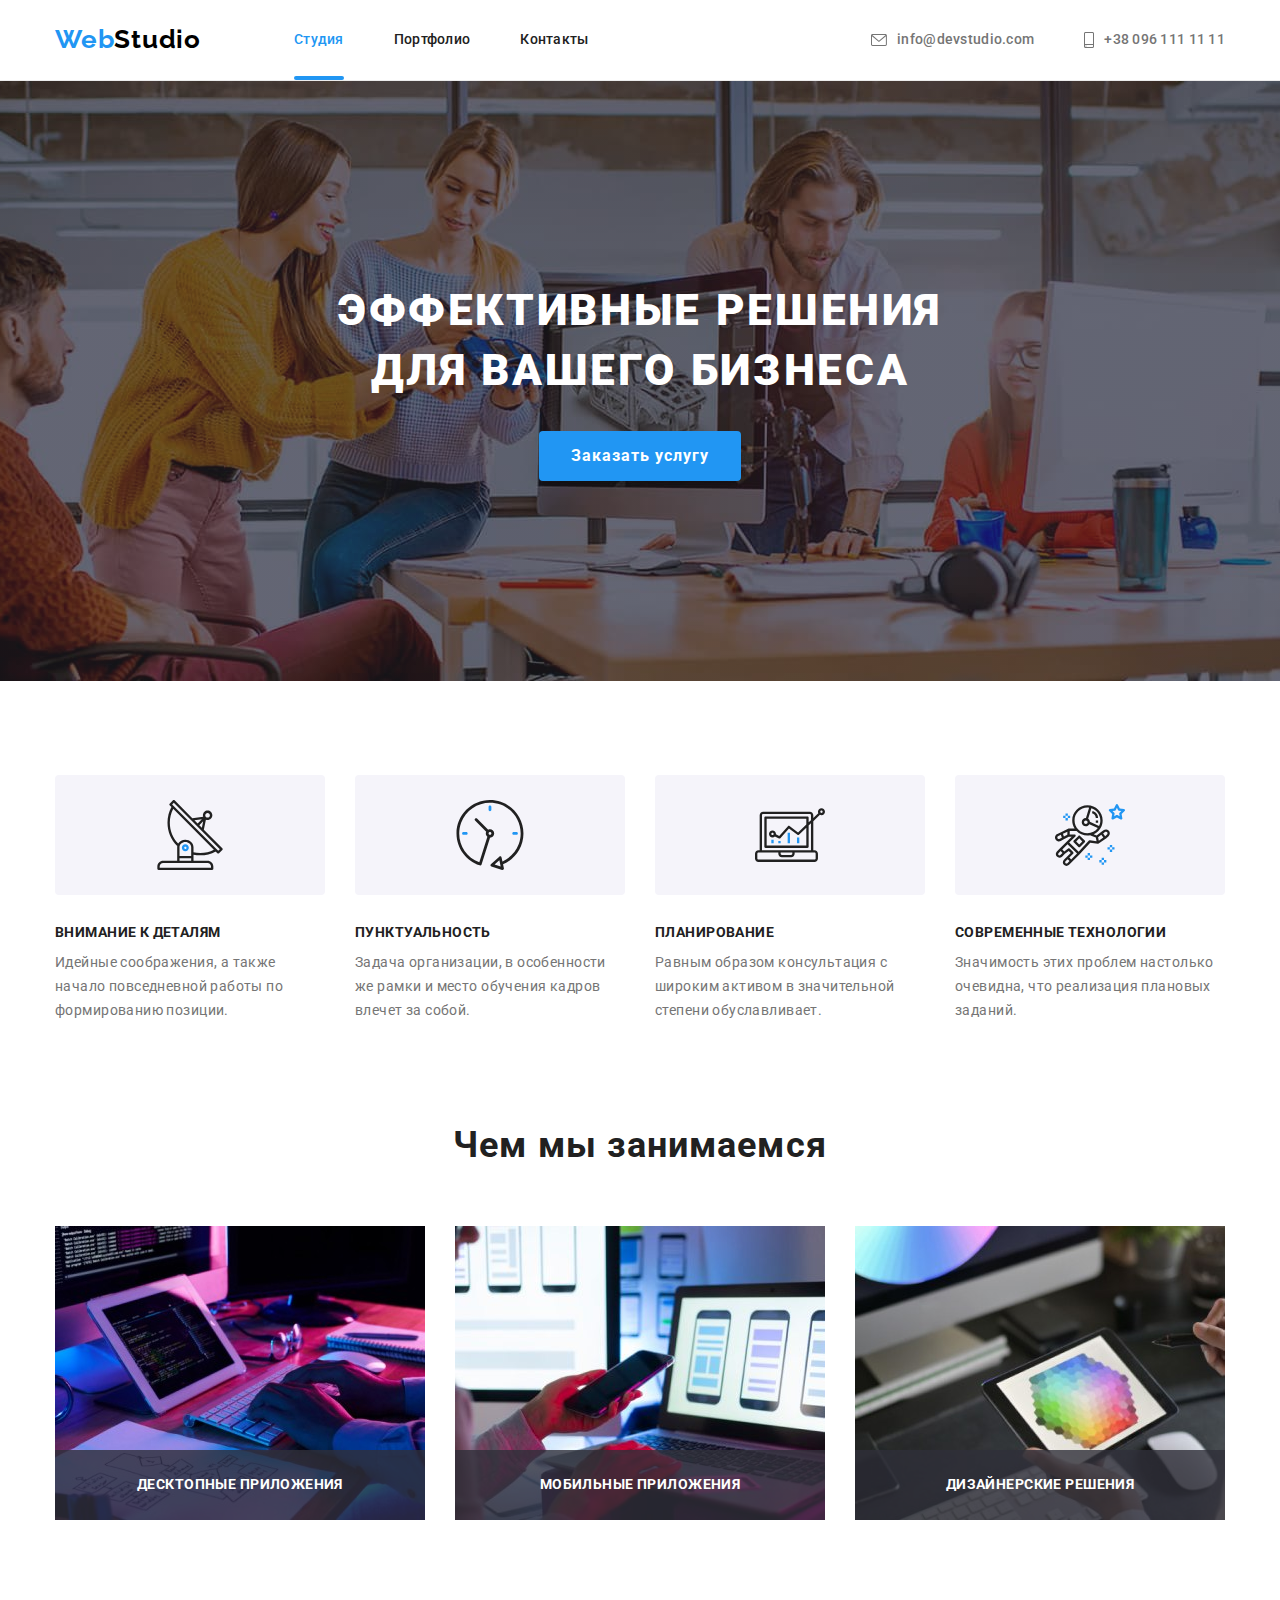
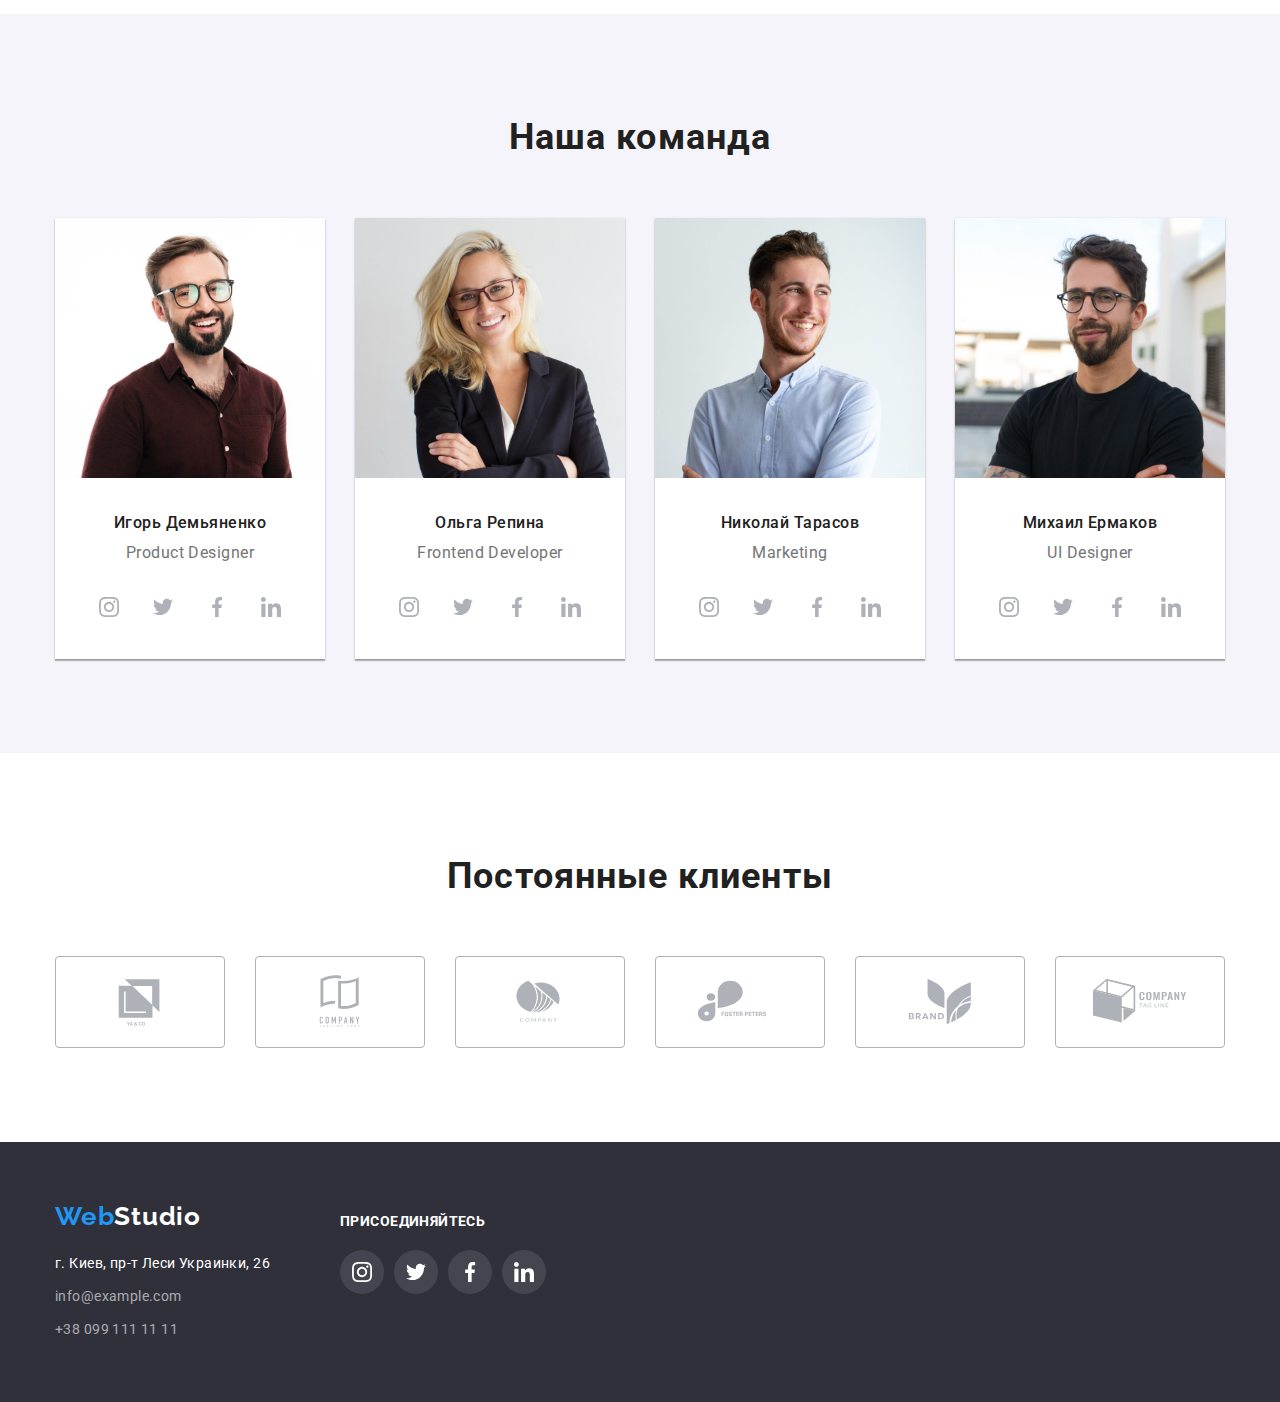
<file: index.html>
<!DOCTYPE html>
<html lang="en">
  <head>
    <meta charset="UTF-8" />
    <meta http-equiv="X-UA-Compatible" content="IE=edge" />
    <meta name="viewport" content="width=device-width, initial-scale=1.0" />
    <title>Document</title>
    <link
      href="https://fonts.googleapis.com/css2?family=Raleway:wght@700&family=Roboto:wght@400;500;700;900&display=swap"
      rel="stylesheet"
    />
    <link
      rel="stylesheet"
      href="https://cdnjs.cloudflare.com/ajax/libs/modern-normalize/1.1.0/modern-normalize.min.css"
    />
    <link rel="stylesheet" href="css/styles.css" />
  </head>
  <body>
    <!-- Верхняя линия -->
    <header class="header">
      <div class="container header-cont">
        <a class="logo" href="/">Web<span class="logo-style">Studio</span></a>
        <nav class="header-nav">
          <ul class="nav-list list-dek">
            <li class="nav-item">
              <a class="nav-link link-dek current-link" href="index.html"
                >Студия</a
              >
            </li>
            <li class="nav-item">
              <a class="nav-link link-dek" href="portfolio.html">Портфолио</a>
            </li>
            <li class="nav-item">
              <a class="nav-link link-dek" href="">Контакты</a>
            </li>
          </ul>
        </nav>
        <ul class="header-list list-dek">
          <li class="list-item">
            <a class="list-link link-dek" href="mailto:info@devstudio.com">
              <svg class="link-icon" width="16px" height="12px">
                <use href="./images/icons.svg#icon-envelope"></use>
              </svg>
              info@devstudio.com</a
            >
          </li>
          <li class="list-item">
            <a class="list-link link-dek" href="tel:+380961111111">
              <svg class="link-icon" width="10px" height="16px">
                <use href="./images/icons.svg#icon-smartphone"></use>
              </svg>
              +38 096 111 11 11</a
            >
          </li>
        </ul>
      </div>
    </header>
    <!-- Шапка -->
    <main class="main">
      <section class="section-main section">
        <div class="container">
          <h1 class="slogan">Эффективные решения для вашего бизнеса</h1>
          <button class="button" type="button" data-modal-open>
            Заказать услугу
          </button>
        </div>
      </section>
      <!-- Особенности -->
      <section class="sectiion-desc section">
        <div class="container">
          <ul class="desc-list list-dek">
            <li class="desc-item">
              <div class="icon-thumb">
                <svg class="desc-icon" width="70px" height="70px">
                  <use href="./images/icons.svg#icon-antenna"></use>
                </svg>
              </div>
              <h2 class="item-subtitle">Внимание к деталям</h2>
              <p class="subtitle-lead">
                Идейные соображения, а также начало повседневной работы по
                формированию позиции.
              </p>
            </li>
            <li class="desc-item">
              <div class="icon-thumb">
                <svg class="desc-icon" width="70px" height="70px">
                  <use href="./images/icons.svg#icon-clock"></use>
                </svg>
              </div>
              <h2 class="item-subtitle">Пунктуальность</h2>
              <p class="subtitle-lead">
                Задача организации, в особенности же рамки и место обучения
                кадров влечет за собой.
              </p>
            </li>
            <li class="desc-item">
              <div class="icon-thumb">
                <svg class="desc-icon" width="70px" height="70px">
                  <use href="./images/icons.svg#icon-diagram"></use>
                </svg>
              </div>
              <h2 class="item-subtitle">Планирование</h2>
              <p class="subtitle-lead">
                Равным образом консультация с широким активом в значительной
                степени обуславливает.
              </p>
            </li>
            <li class="desc-item">
              <div class="icon-thumb">
                <svg class="desc-icon" width="70px" height="70px">
                  <use href="./images/icons.svg#icon-astronaut"></use>
                </svg>
              </div>
              <h2 class="item-subtitle">Современные технологии</h2>
              <p class="subtitle-lead">
                Значимость этих проблем настолько очевидна, что реализация
                плановых заданий.
              </p>
            </li>
          </ul>
        </div>
      </section>
      <!-- Чем мы занимаемся -->
      <section class="section-features section">
        <div class="container">
          <h2 class="subtitle">Чем мы занимаемся</h2>
          <ul class="list-dek list-info">
            <li class="img-info">
              <img
                src="images/about_us/box_1.jpg"
                alt="Программист работает на своем рабочем месте."
                width="370"
                height="294"
              />
              <div class="info-label">
                <h2 class="label-subtitle">Десктопные приложения</h2>
              </div>
            </li>
            <li class="img-info">
              <img
                src="images/about_us/box_2.jpg"
                alt="Веб интерфейс.Дизайнеры разрабатывают приложение для смартфона"
                width="370"
                height="294"
              />
              <div class="info-label">
                <h2 class="label-subtitle">Мобильные приложения</h2>
              </div>
            </li>
            <li class="img-info">
              <img
                src="images/about_us/box_3.jpg"
                alt="Веб дизайнер работает с выбором цвета на графическом планшете"
                width="370"
                height="294"
              />
              <div class="info-label">
                <h2 class="label-subtitle">Дизайнерские решения</h2>
              </div>
            </li>
          </ul>
        </div>
      </section>
      <!-- Наша команда -->
      <section class="sektion-team section">
        <div class="container">
          <h2 class="subtitle">Наша команда</h2>
          <ul class="team-list list-dek">
            <li class="list-author">
              <img
                src="images/team/team_card_1.jpg"
                alt="Сотрудник Игорь Демьяненко"
                width="270"
                height="260"
              />
              <div class="autohor-item">
                <h3 class="author-name">Игорь Демьяненко</h3>
                <p class="author-skills" lang="en">Product Designer</p>
                <ul class="team-link list-dek">
                  <li class="link-socials">
                    <a class="social-link" href="#">
                      <svg class="socials-icon" width="20px" height="20px">
                        <use
                          href="./images/icons.svg#icon-ellipse-instagram"
                        ></use>
                      </svg>
                    </a>
                  </li>
                  <li class="link-socials">
                    <a class="social-link" href="#">
                      <svg class="socials-icon" width="20px" height="20px">
                        <use
                          href="./images/icons.svg#icon-ellipse-twitter"
                        ></use>
                      </svg>
                    </a>
                  </li>
                  <li class="link-socials">
                    <a class="social-link" href="#">
                      <svg class="socials-icon" width="20px" height="20px">
                        <use
                          href="./images/icons.svg#icon-ellipse-facebook"
                        ></use>
                      </svg>
                    </a>
                  </li>
                  <li class="link-socials">
                    <a class="social-link" href="#">
                      <svg class="socials-icon" width="20px" height="20px">
                        <use
                          href="./images/icons.svg#icon-ellipse-linkedin"
                        ></use>
                      </svg>
                    </a>
                  </li>
                </ul>
              </div>
            </li>
            <li class="list-author">
              <img
                src="images/team/team_card_2.jpg"
                alt="Сотрудникца Ольга Репина"
                width="270"
                height="260"
              />
              <div class="autohor-item">
                <h3 class="author-name">Ольга Репина</h3>
                <p class="author-skills" lang="en">Frontend Developer</p>
                <ul class="team-link list-dek">
                  <li class="link-socials">
                    <a class="social-link" href="#">
                      <svg class="socials-icon" width="20px" height="20px">
                        <use
                          href="./images/icons.svg#icon-ellipse-instagram"
                        ></use>
                      </svg>
                    </a>
                  </li>
                  <li class="link-socials">
                    <a class="social-link" href="#">
                      <svg class="socials-icon" width="20px" height="20px">
                        <use
                          href="./images/icons.svg#icon-ellipse-twitter"
                        ></use>
                      </svg>
                    </a>
                  </li>
                  <li class="link-socials">
                    <a class="social-link" href="#">
                      <svg class="socials-icon" width="20px" height="20px">
                        <use
                          href="./images/icons.svg#icon-ellipse-facebook"
                        ></use>
                      </svg>
                    </a>
                  </li>
                  <li class="link-socials">
                    <a class="social-link" href="#">
                      <svg class="socials-icon" width="20px" height="20px">
                        <use
                          href="./images/icons.svg#icon-ellipse-linkedin"
                        ></use>
                      </svg>
                    </a>
                  </li>
                </ul>
              </div>
            </li>
            <li class="list-author">
              <img
                src="images/team/team_card_3.jpg"
                alt="Сотрудник Николай Тарасов"
                width="270"
                height="260"
              />
              <div class="autohor-item">
                <h3 class="author-name">Николай Тарасов</h3>
                <p class="author-skills" lang="en">Marketing</p>
                <ul class="team-link list-dek">
                  <li class="link-socials">
                    <a class="social-link" href="#">
                      <svg class="socials-icon" width="20px" height="20px">
                        <use
                          href="./images/icons.svg#icon-ellipse-instagram"
                        ></use>
                      </svg>
                    </a>
                  </li>
                  <li class="link-socials">
                    <a class="social-link" href="#">
                      <svg class="socials-icon" width="20px" height="20px">
                        <use
                          href="./images/icons.svg#icon-ellipse-twitter"
                        ></use>
                      </svg>
                    </a>
                  </li>
                  <li class="link-socials">
                    <a class="social-link" href="#">
                      <svg class="socials-icon" width="20px" height="20px">
                        <use
                          href="./images/icons.svg#icon-ellipse-facebook"
                        ></use>
                      </svg>
                    </a>
                  </li>
                  <li class="link-socials">
                    <a class="social-link" href="#">
                      <svg class="socials-icon" width="20px" height="20px">
                        <use
                          href="./images/icons.svg#icon-ellipse-linkedin"
                        ></use>
                      </svg>
                    </a>
                  </li>
                </ul>
              </div>
            </li>
            <li class="list-author">
              <img
                src="images/team/team_card_4.jpg"
                alt="Сотрудник Михаил Ермаков"
                width="270"
                height="260"
              />
              <div class="autohor-item">
                <h3 class="author-name">Михаил Ермаков</h3>
                <p class="author-skills" lang="en">UI Designer</p>
                <ul class="team-link list-dek">
                  <li class="link-socials">
                    <a class="social-link" href="#">
                      <svg class="socials-icon" width="20px" height="20px">
                        <use
                          href="./images/icons.svg#icon-ellipse-instagram"
                        ></use>
                      </svg>
                    </a>
                  </li>
                  <li class="link-socials">
                    <a class="social-link" href="#">
                      <svg class="socials-icon" width="20px" height="20px">
                        <use
                          href="./images/icons.svg#icon-ellipse-twitter"
                        ></use>
                      </svg>
                    </a>
                  </li>
                  <li class="link-socials">
                    <a class="social-link" href="#">
                      <svg class="socials-icon" width="20px" height="20px">
                        <use
                          href="./images/icons.svg#icon-ellipse-facebook"
                        ></use>
                      </svg>
                    </a>
                  </li>
                  <li class="link-socials">
                    <a class="social-link" href="#">
                      <svg class="socials-icon" width="20px" height="20px">
                        <use
                          href="./images/icons.svg#icon-ellipse-linkedin"
                        ></use>
                      </svg>
                    </a>
                  </li>
                </ul>
              </div>
            </li>
          </ul>
        </div>
      </section>
      <!-- Постоянные клиенты -->
      <section class="section-clients section">
        <div class="container">
          <h2 class="subtitle">Постоянные клиенты</h2>
          <ul class="clients-list list-dek">
            <li class="clients-item">
              <a class="clients-link link-dek" href="#">
                <svg class="clients-icon" width="106px" height="60px">
                  <use href="./images/icons.svg#icon-logo-1"></use>
                </svg>
              </a>
            </li>
            <li class="clients-item">
              <a class="clients-link link-dek" href="#">
                <svg class="clients-icon" width="106px" height="60px">
                  <use href="./images/icons.svg#icon-logo-2"></use>
                </svg>
              </a>
            </li>
            <li class="clients-item">
              <a class="clients-link link-dek" href="#">
                <svg class="clients-icon" width="106px" height="60px">
                  <use href="./images/icons.svg#icon-logo-3"></use>
                </svg>
              </a>
            </li>
            <li class="clients-item">
              <a class="clients-link link-dek" href="#">
                <svg class="clients-icon" width="106px" height="60px">
                  <use href="./images/icons.svg#icon-logo-4"></use>
                </svg>
              </a>
            </li>
            <li class="clients-item">
              <a class="clients-link link-dek" href="#">
                <svg class="clients-icon" width="106px" height="60px">
                  <use href="./images/icons.svg#icon-logo-5"></use>
                </svg>
              </a>
            </li>
            <li class="clients-item">
              <a class="clients-link link-dek" href="#">
                <svg class="clients-icon" width="106px" height="60px">
                  <use href="./images/icons.svg#icon-logo-6"></use>
                </svg>
              </a>
            </li>
          </ul>
        </div>
      </section>
    </main>
    <!-- Подвал -->
    <footer class="footer">
      <div class="container">
        <div class="footer-container">
          <div class="footer-social">
            <a class="logo-footer" href="/"
              >Web<span class="logo-color">Studio</span></a
            >
            <!-- Контакты -->
            <address class="adress">
              <ul class="footer-list list-dek">
                <li class="footer-adress">г. Киев, пр-т Леси Украинки, 26</li>
                <li class="footer-item">
                  <a class="footer-link link-dek" href="mailto:info@example.com"
                    >info@example.com</a
                  >
                </li>
                <li class="footer-item">
                  <a class="footer-link link-dek" href="tel:+380991111111"
                    >+38 099 111 11 11</a
                  >
                </li>
              </ul>
            </address>
          </div>
          <!-- Социальные сети -->
          <div class="footer-social">
            <h2 class="footer-subtitle">присоединяйтесь</h2>
            <ul class="footer-social-list list-dek">
              <li class="footer-social-item">
                <a class="footer-social-link" href="">
                  <svg class="footer-social-icon" width="20px" height="20px">
                    <use href="./images/icons.svg#icon-footer-instagram"></use>
                  </svg>
                </a>
              </li>
              <li class="footer-social-item">
                <a class="footer-social-link" href="">
                  <svg class="footer-social-icon" width="20px" height="20px">
                    <use href="./images/icons.svg#icon-footer-twitter"></use>
                  </svg>
                </a>
              </li>
              <li class="footer-social-item">
                <a class="footer-social-link" href="">
                  <svg class="footer-social-icon" width="20px" height="20px">
                    <use href="./images/icons.svg#icon-footer-facebook"></use>
                  </svg>
                </a>
              </li>
              <li class="footer-social-item">
                <a class="footer-social-link" href="">
                  <svg class="footer-social-icon" width="20px" height="20px">
                    <use href="./images/icons.svg#icon-footer-linkedin"></use>
                  </svg>
                </a>
              </li>
            </ul>
          </div>
        </div>
      </div>
    </footer>
    <div class="backdrop is-hidden" data-modal>
      <div class="modal">
        <button class="modal-close" type="button" data-modal-close>
          <svg class="button-close" width="11" height="11">
            <use href="./images/icons.svg#icon-close"></use>
          </svg>
        </button>
      </div>
    </div>
    <script src="./js/modal.js"></script>
  </body>
</html>
</file>
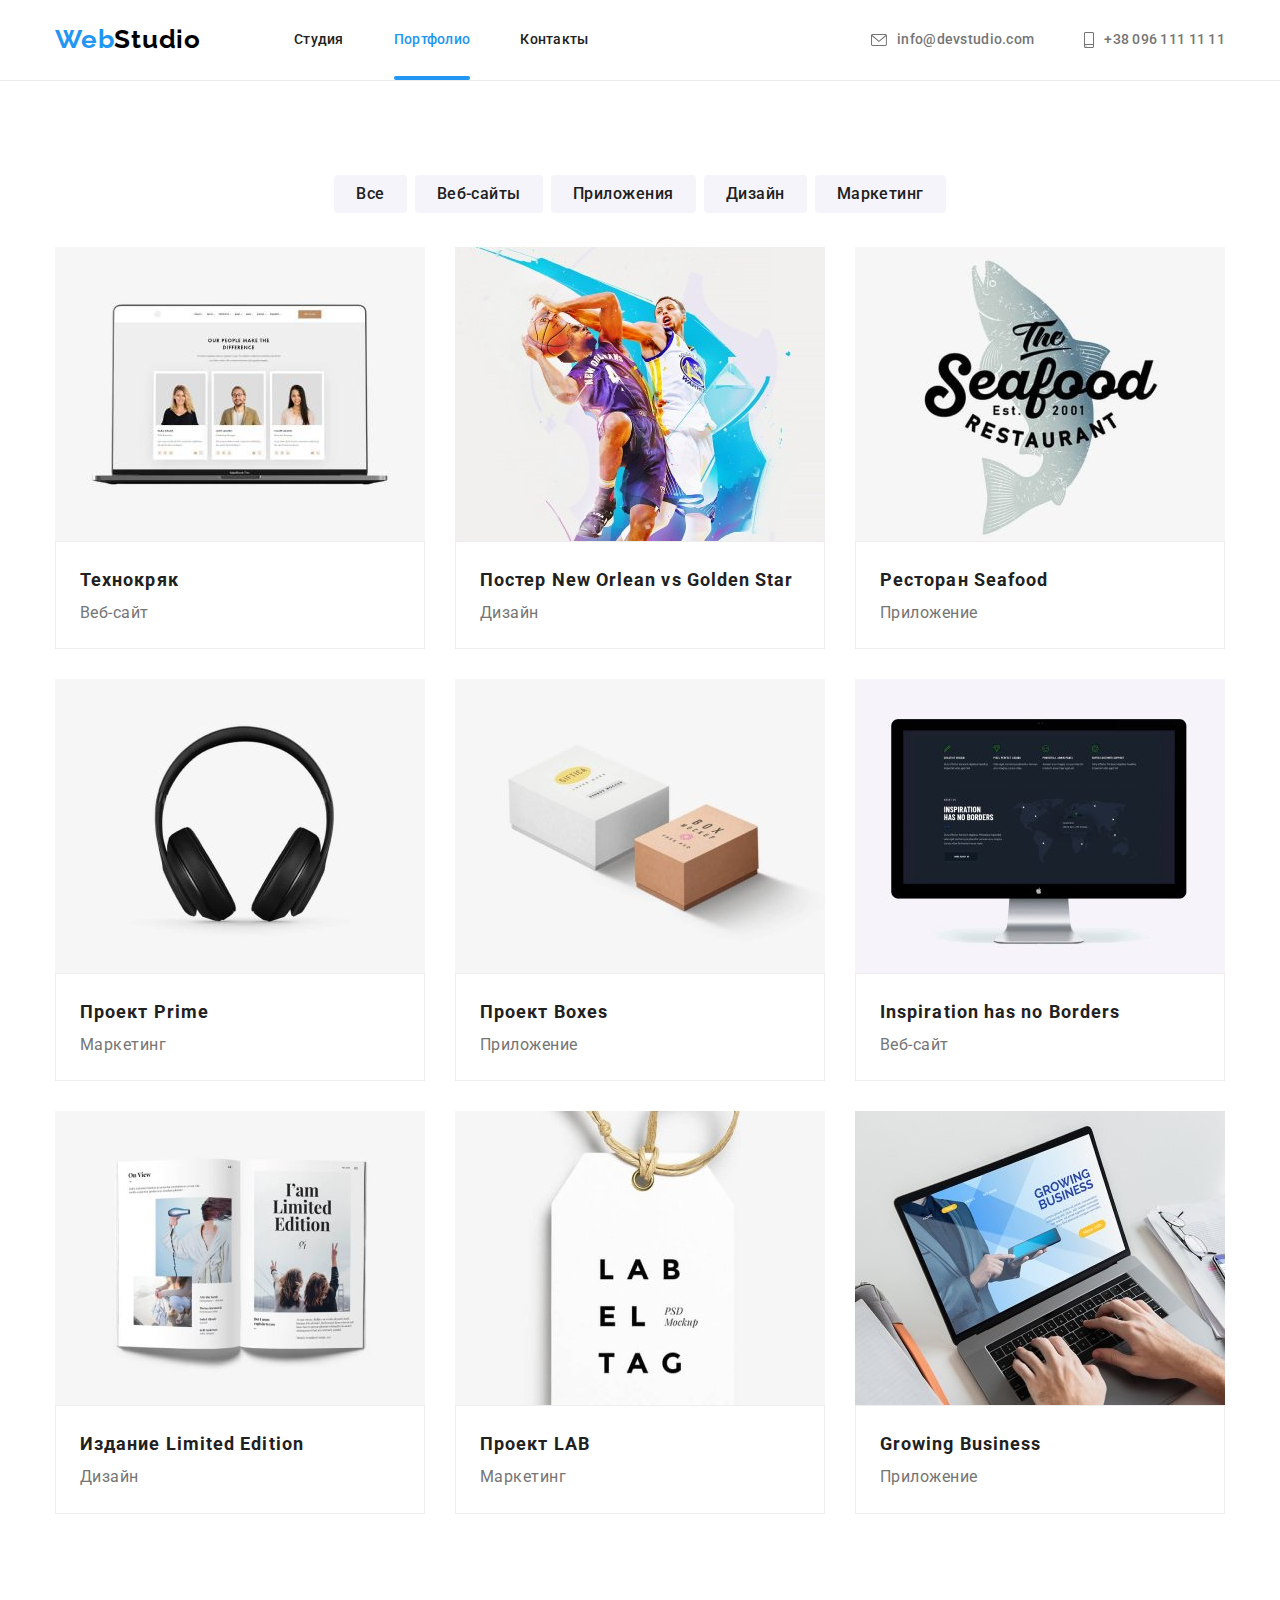
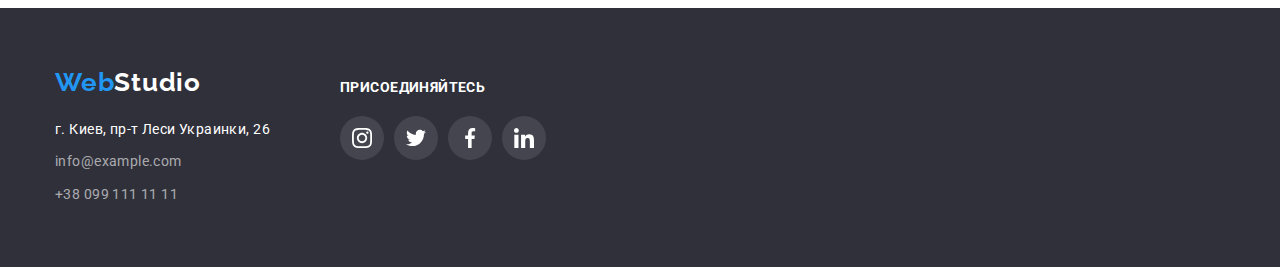
<file: portfolio.html>
<!DOCTYPE html>
<html lang="en">
  <head>
    <meta charset="UTF-8" />
    <meta http-equiv="X-UA-Compatible" content="IE=edge" />
    <meta name="viewport" content="width=device-width, initial-scale=1.0" />
    <title>Document</title>
    <link
      href="https://fonts.googleapis.com/css2?family=Raleway:wght@700&family=Roboto:wght@400;500;700;900&display=swap"
      rel="stylesheet"
    />
    <link
      rel="stylesheet"
      href="https://cdnjs.cloudflare.com/ajax/libs/modern-normalize/1.1.0/modern-normalize.min.css"
    />
    <link rel="stylesheet" href="css/styles.css" />
  </head>
  <body>
    <!-- Верхняя линия -->
    <header class="header">
      <div class="container header-cont">
        <a class="logo" href="/">Web<span class="logo-style">Studio</span></a>
        <nav class="header-nav">
          <ul class="nav-list list-dek">
            <li class="nav-item">
              <a class="nav-link link-dek" href="index.html">Студия</a>
            </li>
            <li class="nav-item">
              <a class="nav-link link-dek current-link" href="portfolio.html"
                >Портфолио</a
              >
            </li>
            <li class="nav-item">
              <a class="nav-link link-dek" href="">Контакты</a>
            </li>
          </ul>
        </nav>
        <ul class="header-list list-dek">
          <li class="list-item">
            <a class="list-link link-dek" href="mailto:info@devstudio.com">
              <svg class="link-icon" width="16px" height="12px">
                <use href="./images/icons.svg#icon-envelope"></use>
              </svg>
              info@devstudio.com</a
            >
          </li>
          <li class="list-item">
            <a class="list-link link-dek" href="tel:+380961111111">
              <svg class="link-icon" width="10px" height="16px">
                <use href="./images/icons.svg#icon-smartphone"></use>
              </svg>
              +38 096 111 11 11</a
            >
          </li>
        </ul>
      </div>
    </header>
    <!-- Портфолио -->
    <main class="main-portfolio">
      <section class="portfolio-section section">
        <div class="container">
          <!-- Кнопки -->
          <ul class="portfolio-button list-dek">
            <li class="button-list">
              <button class="button-item" type="button">Все</button>
            </li>
            <li class="button-list">
              <button class="button-item" type="button">Веб-сайты</button>
            </li>
            <li class="button-list">
              <button class="button-item" type="button">Приложения</button>
            </li>
            <li class="button-list">
              <button class="button-item" type="button">Дизайн</button>
            </li>
            <li class="button-list">
              <button class="button-item" type="button">Маркетинг</button>
            </li>
          </ul>
          <!-- Карточки -->
          <ul class="portfolio-img list-dek">
            <li class="img-list">
              <div class="portfolio-thumb">
                <img
                  src="images/portfolio/project_1.jpg"
                  alt="Открытый ноутбук с веб-сайтом Технокряк"
                  width="370"
                  height="294"
                />
                <div class="portfolio-overlay">
                  <p class="overlay-text">
                    Ресурс предлагает комплексные предложения с разным уровнем
                    функционала и сервисов. Все это позволит посетителю получить
                    исчерпывающие сведения о компании или частном лице.
                  </p>
                </div>
              </div>
              <div class="img-item">
                <h2 class="img-subtitle">Технокряк</h2>
                <p class="img-desc">Веб-сайт</p>
              </div>
            </li>
            <li class="img-list">
              <div class="portfolio-thumb">
                <img
                  src="images/portfolio/project_2.jpg"
                  alt="Постер баскетбольного матча между командами Нью Орлеан и Голден Стак"
                  width="370"
                  height="294"
                />
                <div class="portfolio-overlay">
                  <p class="overlay-text">
                    Lorem, ipsum dolor sit amet consectetur adipisicing elit.
                    Ducimus, temporibus numquam similique earum et doloremque
                    voluptatibus fugiat? Tempore voluptas at dolores? Non,
                    delectus facere.
                  </p>
                </div>
              </div>
              <div class="img-item">
                <h2 class="img-subtitle">Постер New Orlean vs Golden Star</h2>
                <p class="img-desc">Дизайн</p>
              </div>
            </li>
            <li class="img-list">
              <div class="portfolio-thumb">
                <img
                  src="images/portfolio/project_3.jpg"
                  alt="Логотип ресторана Сифуд"
                  width="370"
                  height="294"
                />
                <div class="portfolio-overlay">
                  <p class="overlay-text">
                    Lorem, ipsum dolor sit amet consectetur adipisicing elit.
                    Ducimus, temporibus numquam similique earum et doloremque
                    voluptatibus fugiat? Tempore voluptas at dolores? Non,
                    delectus facere.
                  </p>
                </div>
              </div>
              <div class="img-item">
                <h2 class="img-subtitle">Ресторан Seafood</h2>
                <p class="img-desc">Приложение</p>
              </div>
            </li>
            <li class="img-list">
              <div class="portfolio-thumb">
                <img
                  src="images/portfolio/project_4.jpg"
                  alt="Черные наушники на белом фоне"
                  width="370"
                  height="294"
                />
                <div class="portfolio-overlay">
                  <p class="overlay-text">
                    Lorem, ipsum dolor sit amet consectetur adipisicing elit.
                    Ducimus, temporibus numquam similique earum et doloremque
                    voluptatibus fugiat? Tempore voluptas at dolores? Non,
                    delectus facere.
                  </p>
                </div>
              </div>
              <div class="img-item">
                <h2 class="img-subtitle">Проект Prime</h2>
                <p class="img-desc">Маркетинг</p>
              </div>
            </li>
            <li class="img-list">
              <div class="portfolio-thumb">
                <img
                  src="images/portfolio/project_5.jpg"
                  alt="Две коробки на белом фоне"
                  width="370"
                  height="294"
                />
                <div class="portfolio-overlay">
                  <p class="overlay-text">
                    Lorem, ipsum dolor sit amet consectetur adipisicing elit.
                    Ducimus, temporibus numquam similique earum et doloremque
                    voluptatibus fugiat? Tempore voluptas at dolores? Non,
                    delectus facere.
                  </p>
                </div>
              </div>
              <div class="img-item">
                <h2 class="img-subtitle">Проект Boxes</h2>
                <p class="img-desc">Приложение</p>
              </div>
            </li>
            <li class="img-list">
              <div class="portfolio-thumb">
                <img
                  src="images/portfolio/project_6.jpg"
                  alt="Монитор на белом фоне"
                  width="370"
                  height="294"
                />
                <div class="portfolio-overlay">
                  <p class="overlay-text">
                    Lorem, ipsum dolor sit amet consectetur adipisicing elit.
                    Ducimus, temporibus numquam similique earum et doloremque
                    voluptatibus fugiat? Tempore voluptas at dolores? Non,
                    delectus facere.
                  </p>
                </div>
              </div>
              <div class="img-item">
                <h2 class="img-subtitle">Inspiration has no Borders</h2>
                <p class="img-desc">Веб-сайт</p>
              </div>
            </li>
            <li class="img-list">
              <div class="portfolio-thumb">
                <img
                  src="images/portfolio/project_7.jpg"
                  alt="Раскрытый журнал на белом фоне"
                  width="370"
                  height="294"
                />
                <div class="portfolio-overlay">
                  <p class="overlay-text">
                    Lorem, ipsum dolor sit amet consectetur adipisicing elit.
                    Ducimus, temporibus numquam similique earum et doloremque
                    voluptatibus fugiat? Tempore voluptas at dolores? Non,
                    delectus facere.
                  </p>
                </div>
              </div>
              <div class="img-item">
                <h2 class="img-subtitle">Издание Limited Edition</h2>
                <p class="img-desc">Дизайн</p>
              </div>
            </li>
            <li class="img-list">
              <div class="portfolio-thumb">
                <img
                  src="images/portfolio/project_8.jpg"
                  alt="Ярлык с логотипом на белом фоне"
                  width="370"
                  height="294"
                />
                <div class="portfolio-overlay">
                  <p class="overlay-text">
                    Lorem, ipsum dolor sit amet consectetur adipisicing elit.
                    Ducimus, temporibus numquam similique earum et doloremque
                    voluptatibus fugiat? Tempore voluptas at dolores? Non,
                    delectus facere.
                  </p>
                </div>
              </div>
              <div class="img-item">
                <h2 class="img-subtitle">Проект LAB</h2>
                <p class="img-desc">Маркетинг</p>
              </div>
            </li>
            <li class="img-list">
              <div class="portfolio-thumb">
                <img
                  src="images/portfolio/project_9.jpg"
                  alt="Мужчина работает за ноутбуком"
                  width="370"
                  height="294"
                />
                <div class="portfolio-overlay">
                  <p class="overlay-text">
                    Lorem, ipsum dolor sit amet consectetur adipisicing elit.
                    Ducimus, temporibus numquam similique earum et doloremque
                    voluptatibus fugiat? Tempore voluptas at dolores? Non,
                    delectus facere.
                  </p>
                </div>
              </div>
              <div class="img-item">
                <h2 class="img-subtitle">Growing Business</h2>
                <p class="img-desc">Приложение</p>
              </div>
            </li>
          </ul>
        </div>
      </section>
    </main>
    <!-- Подвал -->
    <footer class="footer">
      <div class="container">
        <div class="footer-container">
          <div class="footer-social">
            <a class="logo-footer" href="/"
              >Web<span class="logo-color">Studio</span></a
            >
            <!-- Контакты -->
            <address class="adress">
              <ul class="footer-list list-dek">
                <li class="footer-adress">г. Киев, пр-т Леси Украинки, 26</li>
                <li class="footer-item">
                  <a class="footer-link link-dek" href="mailto:info@example.com"
                    >info@example.com</a
                  >
                </li>
                <li class="footer-item">
                  <a class="footer-link link-dek" href="tel:+380991111111"
                    >+38 099 111 11 11</a
                  >
                </li>
              </ul>
            </address>
          </div>
          <!-- Социальные сети -->
          <div class="footer-social">
            <h2 class="footer-subtitle">присоединяйтесь</h2>
            <ul class="footer-social-list list-dek">
              <li class="footer-social-item">
                <a class="footer-social-link" href="">
                  <svg class="footer-social-icon" width="20px" height="20px">
                    <use href="./images/icons.svg#icon-footer-instagram"></use>
                  </svg>
                </a>
              </li>
              <li class="footer-social-item">
                <a class="footer-social-link" href="">
                  <svg class="footer-social-icon" width="20px" height="20px">
                    <use href="./images/icons.svg#icon-footer-twitter"></use>
                  </svg>
                </a>
              </li>
              <li class="footer-social-item">
                <a class="footer-social-link" href="">
                  <svg class="footer-social-icon" width="20px" height="20px">
                    <use href="./images/icons.svg#icon-footer-facebook"></use>
                  </svg>
                </a>
              </li>
              <li class="footer-social-item">
                <a class="footer-social-link" href="">
                  <svg class="footer-social-icon" width="20px" height="20px">
                    <use href="./images/icons.svg#icon-footer-linkedin"></use>
                  </svg>
                </a>
              </li>
            </ul>
          </div>
        </div>
      </div>
    </footer>
  </body>
</html>
</file>
<file: css/styles.css>
body{
    margin: 0;
    font-family: "Roboto",sans-serif;
    color: rgba(33, 33, 33, 1);
}

.container{
    width: 1200px;
    margin-left: auto;
    margin-right: auto;
    padding-left: 15px;
    padding-right: 15px;
}

h1,h2,h3,ul,p{
    margin-top: 0;
    margin-bottom: 0;
    padding: 0;
}

.section{
    padding: 94px 0;
}
/* Верхняя линия */

.header{
    border-bottom:  1px solid #ECECEC;
}

.logo{
    padding-top: 24px;
    padding-bottom: 25px;
   text-decoration: none;
   font-family: "Raleway",sans-serif ;
   font-weight: 700;
   font-size: 26px;
   line-height: 1.19;
   letter-spacing: 0.03em;
   color: #2196F3
}

.logo-style{
    color: #000;
}

.header-cont{
    display: flex;
    align-items: center;
}

.header-nav{
    margin-left: 93px;
}

.nav-list{
    display: flex;
}

.nav-item:not(:last-child){
    margin-right: 50px;
}

.list-dek{
    list-style: none;
}

.link-dek{
    text-decoration: none;
}

.nav-link{
    position: relative;
   display: block;
   padding-top: 32px;
   padding-bottom: 32px;

   font-weight: 500;
   font-size: 14px;
   line-height: 1.14;
   letter-spacing: 0.02em;
   color: #212121;
   transition-property: color;
   transition-duration: 250ms;
   transition-timing-function: cubic-bezier(0.4, 0, 0.2, 1);
   transition-delay: 0ms;
   }

.nav-link:hover{
    color: #2196F3;
   
}

.current-link{
    color: #2196F3;
    transition-property: color;
    transition-duration: 250ms;
    transition-timing-function: cubic-bezier(0.4, 0, 0.2, 1);
    transition-delay: 0ms;
}

.current-link::after{
    content: "";
    display: flex;
    width: 100%;
    height: 4px;
    border-radius: 2px;
    background-color:#2196F3;
    position:absolute;
    bottom: 0;
}

.header-list{
    display: flex;
    margin-left: auto;
}

.list-item:not(:last-child){
    margin-right: 50px;
}

.link-icon{
  fill: #757575;
  margin-right: 10px;transition-property: fill;
  transition-duration: 250ms;
  transition-timing-function: cubic-bezier(0.4, 0, 0.2, 1);
  transition-delay: 0ms;  
}

.list-link:hover .link-icon{
    fill: #2196F3;
}
.list-link{
    display: flex;
    align-items: center;
    padding-top: 32px;
    padding-bottom: 32px;
    font-weight: 500;
    font-size: 14px;
    line-height: 1.14;
    letter-spacing: 0.02em;
    color: rgba(117, 117, 117, 1);
    transition-property: color;
    transition-duration: 250ms;
    transition-timing-function: cubic-bezier(0.4, 0, 0.2, 1);
    transition-delay: 0ms;
}
.list-link:hover{
    color: rgba(33, 150, 243, 1)
}

/* Шапка */

.section-main{
    background-color: rgba(196, 196, 196, 1);
    padding: 200px 0;
    text-align: center;
    background-image:linear-gradient(rgba(47, 48, 58, 0.4),rgba(47, 48, 58, 0.4)), url(../images/background/background-photo.jpg);
    background-repeat: no-repeat;
    background-position: center;
    background-size: cover;
    max-width: 1600px;
    height: 600px;
    margin-left: auto;
    margin-right: auto;
}


.slogan{
    font-weight: 900;
    font-size: 44px;
    line-height: 1.36;
    color: #FFFFFF;
    letter-spacing: 0.06em;
    text-transform: uppercase;
    margin-bottom: 30px;
    width: 696px;
    margin-left: auto;
    margin-right: auto;
}

.button{
    font-family: inherit;
    font-weight: 700;
    font-size: 16px;
    line-height: 1.9;
    letter-spacing: 0.06em;
    color: #FFFFFF;
    background-color: rgba(33, 150, 243, 1);
    cursor: pointer;
    border-radius: 4px;
    padding: 10px 32px;
    border: 0px;
    min-width: 200px;
    box-shadow: 0px 4px 4px rgba(0, 0, 0, 0.15);
    transition-property: background-color,box-shadow;
    transition-duration: 250ms;
    transition-timing-function: cubic-bezier(0.4, 0, 0.2, 1);
    transition-delay: 0ms;
}

.button:hover{
    background-color:rgba(24, 140, 232, 1);
    box-shadow: 0px 4px 4px rgba(0, 0, 0, 0.15);
}

/* Особенности */

.icon-thumb{
    display: flex;
    background-color:  #F5F4FA;;
    width: 270px;
    height: 120px;
    margin-bottom: 30px;
    align-items: center;
    justify-content: center;
    border-radius: 4px;
}

.desc-list{
    display: flex;
}

.sectiion-desc{
    padding-bottom: 0;
}

.desc-item:not(:last-child){
   margin-right: 30px; 
}
.item-subtitle{
    font-weight: 700;
    font-size: 14px;
    line-height: 1.14;
    letter-spacing: 0.03em;
    text-transform: uppercase;
    margin-bottom: 10px;
}

.subtitle-lead{
    font-size: 14px;
    line-height: 1.7;
    letter-spacing: 0.03em;
    color: #757575;
}

/* Чем мы занимаемся */

.list-info{
    display: flex;
    justify-content: center;
}

.img-info:not(:last-child){
    margin-right: 30px;
}

.subtitle{
    font-weight: 700;
    font-size: 36px;
    line-height: 1.66;
    text-align: center;
    letter-spacing: 0.03em;
    margin-bottom: 50px;
}

.img-info{
    position: relative;
}

.portfolio-thumb{
    position: relative;
}

.info-label{
    position: absolute;
    bottom: 0;
    width: 100%;
    height: 70px;
    background-color: rgba(47, 48, 58, 0.8);

}

.label-subtitle{
font-weight: 700;
font-size: 14px;
line-height: 1.14;
text-align: center;
letter-spacing: 0.03em;
text-transform: uppercase;
color: #FFFFFF;
padding-top: 27px;

}

/* Наша команда */

img{
    display: block;
}

.team-list{
    display: flex;
    align-items: center;
}

.list-author{
    background-color: #FFFFFF;
    box-shadow: 0px 1px 3px rgba(0, 0, 0, 0.12), 0px 1px 1px rgba(0, 0, 0, 0.14), 0px 2px 1px rgba(0, 0, 0, 0.2);
}

.autohor-item{
    text-align: center;
    padding: 30px 5px;
    border-radius: 0px 0px 4px 4px;
}

.list-author:not(:last-child){
    margin-right: 30px;
}

.sektion-team{
    background-color: rgba(245, 244, 250, 1) ;
}

.author-name{
    font-weight: 500;
    font-size: 16px;
    line-height: 1.9;
    letter-spacing: 0.03em;
}

.author-skills{
    font-size: 16px;
    line-height: 1.9;
    letter-spacing: 0.03em;
    color: #757575;
    margin-bottom: 16px;
}

.team-link{
    display: flex;
    justify-content: center;
}

.social-link{
    display: flex;
    background-color: #FFFFFF;
    width: 44px;
    height: 44px;
    border-radius: 50%;
    align-items: center;
    justify-content: center;
    transition-property: background-color;
    transition-duration: 250ms;
    transition-timing-function: cubic-bezier(0.4, 0, 0.2, 1);
    transition-delay: 0ms;
}

.link-socials:not(:last-child){
   margin-right: 10px; 
}

.socials-icon{
    margin: 12px;
    fill: #AFB1B8;
    transition-property: fill;
    transition-duration: 250ms;
    transition-timing-function: cubic-bezier(0.4, 0, 0.2, 1);
    transition-delay: 0ms;
}

.social-link:hover,
.social-link:focus{
    background-color: #2196F3;
    
}

.social-link:hover .socials-icon,
.social-link:focus .socials-icon{
    fill: #FFFFFF;
   
}

/* Постоянные клиенты */

.clients-list{
    display: flex;
    align-items: center;
    justify-content: center;
}

.clients-link{
    display: flex;
    align-items: center;
    justify-content: center;
    border: 1px solid #AFB1B8;
    border-radius: 4px;
    width: 170px;
    height: 92px;
    transition-property: border-color;
    transition-duration: 250ms;
    transition-timing-function: cubic-bezier(0.4, 0, 0.2, 1);
    transition-delay: 0ms;
}

.clients-item:not(:last-child){
    margin-right: 30px;
}

.clients-icon{
    fill:#AFB1B8 ;
    transition-property: fill;
    transition-duration: 250ms;
    transition-timing-function: cubic-bezier(0.4, 0, 0.2, 1);
    transition-delay: 0ms;
}

.clients-link:hover,
.clients-link:focus{
    border-color: #2196F3;
    
}

.clients-link:hover .clients-icon,
.clients-link:focus .clients-icon{
    fill: #2196F3;
    
}


/* Портфолио */

.portfolio-button{
    display: flex;
    justify-content: center;
    margin-bottom: 34px;
    padding-left: 0;
}

.button-list:not(:last-child){
    margin-right: 8px;
}

.button-item{
    cursor: pointer;
    font-family: inherit;
    font-weight: 500;
    font-size: 16px;
    line-height: 1.6;
    letter-spacing: 0.03em;
    color: rgba(33, 33, 33, 1);
    background: rgb(245,244,250);
    border-radius: 4px;
    padding: 6px 22px;
    border: 0px;
    transition-property: color,background-color,box-shadow;
    transition-duration: 250ms;
    transition-timing-function: cubic-bezier(0.4, 0, 0.2, 1);
    transition-delay: 0ms;
}

.button-item:hover,
.button-item:active{
    color: rgb(245,244,250);
    background-color:rgba(33, 150, 243, 1);
    box-shadow: 0px 3px 1px rgba(0, 0, 0, 0.1), 0px 1px 2px rgba(0, 0, 0, 0.08), 0px 2px 2px rgba(0, 0, 0, 0.12);
   
}

.portfolio-img{
    display: flex;
    flex-wrap: wrap;
    margin: -15px;
}

.portfolio-img li{
    margin: 15px;
}

.img-item{
    padding: 20px 24px;
    background: #FFFFFF;
    border: 1px solid #EEEEEE;
}

.img-list{
    transition-property: box-shadow;
   transition-duration: 250ms;
   transition-timing-function: cubic-bezier(0.4, 0, 0.2, 1);
   transition-delay: 0ms;
}

.img-list:hover{
    box-shadow: 0px 1px 1px rgba(0, 0, 0, 0.12), 0px 4px 4px rgba(0, 0, 0, 0.06), 1px 4px 6px rgba(0, 0, 0, 0.16);
    
}

.img-subtitle{
    font-weight: 700;
    font-size: 18px;
    line-height: 2;
    letter-spacing: 0.06em;
}

.portfolio-thumb{
    overflow: hidden;
}

.portfolio-overlay{
    position: absolute;
    top: 0;
    left: 0;
    width: 100%;
    height: 100%;
    padding: 63px 24px;
    background-color: rgba(33, 150, 243, 0.9);
    transform: translateY(100%);
    transition-property: transform;
    transition-duration: 250ms;
    transition-timing-function: cubic-bezier(0.4, 0, 0.2, 1);
    transition-delay: 0ms;
}

.overlay-text{
font-size: 18px;
line-height: 1.56;
letter-spacing: 0.03em;
color: #FFFFFF;

}

.img-list:hover .portfolio-overlay{
    transform: translateY(0);
    
}

.img-desc{
    font-size: 16px;
    line-height: 1.9;
    letter-spacing: 0.03em;
    color: #757575;
}
/* Подвал */

.footer{
    padding: 60px 0;
    background-color: rgb(47,48,58);   
}

.logo-footer{
    text-decoration: none;
    font-family: "Raleway",sans-serif ;
    font-weight: 700;
    font-size: 26px;
    line-height: 1,19;
    letter-spacing: 0.03em;
    color: #2196F3
}

.logo-color{
    color: #FFFFFF;
}

.adress{
    font-style: normal;
}

.footer-adress{
    padding-top: 20px;
    font-size: 14px;
    line-height: 1.7;
    color: #FFFFFF;
    letter-spacing: 0.03em;
}

.footer-link{
    font-size: 14px;
    line-height: 1.7;
    letter-spacing: 0.03em;
    color: rgba(255, 255, 255, 0.6);
    transition-property: color;
    transition-duration: 250ms;
    transition-timing-function: cubic-bezier(0.4, 0, 0.2, 1);
    transition-delay: 0ms;
}

.footer-link:hover{
    color: rgba(33, 150, 243, 1);
    
}

.footer-list li:not(:last-child){
    margin-bottom: 9px;
}

.footer-subtitle{
   font-weight: 700;
   font-size: 14px;
   line-height: 1.14;
   letter-spacing: 0.03em;
   text-transform: uppercase;
   color: #FFFFFF;
   margin-bottom: 20px;
   margin-top: 12px;
}

.footer-social-list{
    display: flex;
}

.footer-social-link{
    display: flex;
    align-items: center;
    justify-content: center;
    background-color: rgba(255, 255, 255, 0.1);
    width: 44px;
    height: 44px;
    border-radius: 50%;
    transition-property: color;
    transition-duration: 250ms;
    transition-timing-function: cubic-bezier(0.4, 0, 0.2, 1);
    transition-delay: 0ms;
}

.footer-social-item:not(:last-child){
   margin-right: 10px; 
}

.footer-social-icon{
    fill: #FFFFFF;
    transition-property: fill;
    transition-duration: 250ms;
    transition-timing-function: cubic-bezier(0.4, 0, 0.2, 1);
    transition-delay: 0ms;
}

.footer-social-link:hover,
.footer-social-link:focus{
    background-color: #2196F3;
    
}

.footer-social-link:hover .footer-social-icon,
.footer-social-link:focus .footer-social-icon{
    fill: #FFFFFF;
   
} 

.footer-container{
    display: flex;
}

.footer-social:not(:last-child){
    margin-right: 70px;
}

/* Модальное окно */


.modal{
    position: absolute;
    position: relative;
    top: 50%;
    left: 50%;
    transform: translate(-50%,-50%);
    padding: 0;
    margin: 0;
    width: 528px;
    height: 581px;
    background-color: #FFFFFF;
    box-shadow: 0px 1px 3px rgba(0, 0, 0, 0.12), 0px 1px 1px rgba(0, 0, 0, 0.14), 0px 2px 1px rgba(0, 0, 0, 0.2);
    border-radius: 4px;
    transition: 250ms cubic-bezier(0.4, 0, 0.2, 1);

}

.backdrop {
    position: fixed;
    top: 0;
    left: 0;
    width: 100%;
    height: 100%;
    background-color: 
    rgba(0, 0, 0, 0.2)

}

.is-hidden{
    position: relative;
    visibility: collapse;
    opacity: 0;
    pointer-events: none;
    display: none;
    

}

.modal-close{
    position: absolute;
    top: 8px;
    right: 8px;
    display: flex;
    justify-content: center;
    align-items: center;
    cursor: pointer;
    width: 30px;
    height: 30px;
    background: #FFFFFF;
    border: 1px solid rgba(0, 0, 0, 0.1);
    border-radius: 50%;
}
</file>
